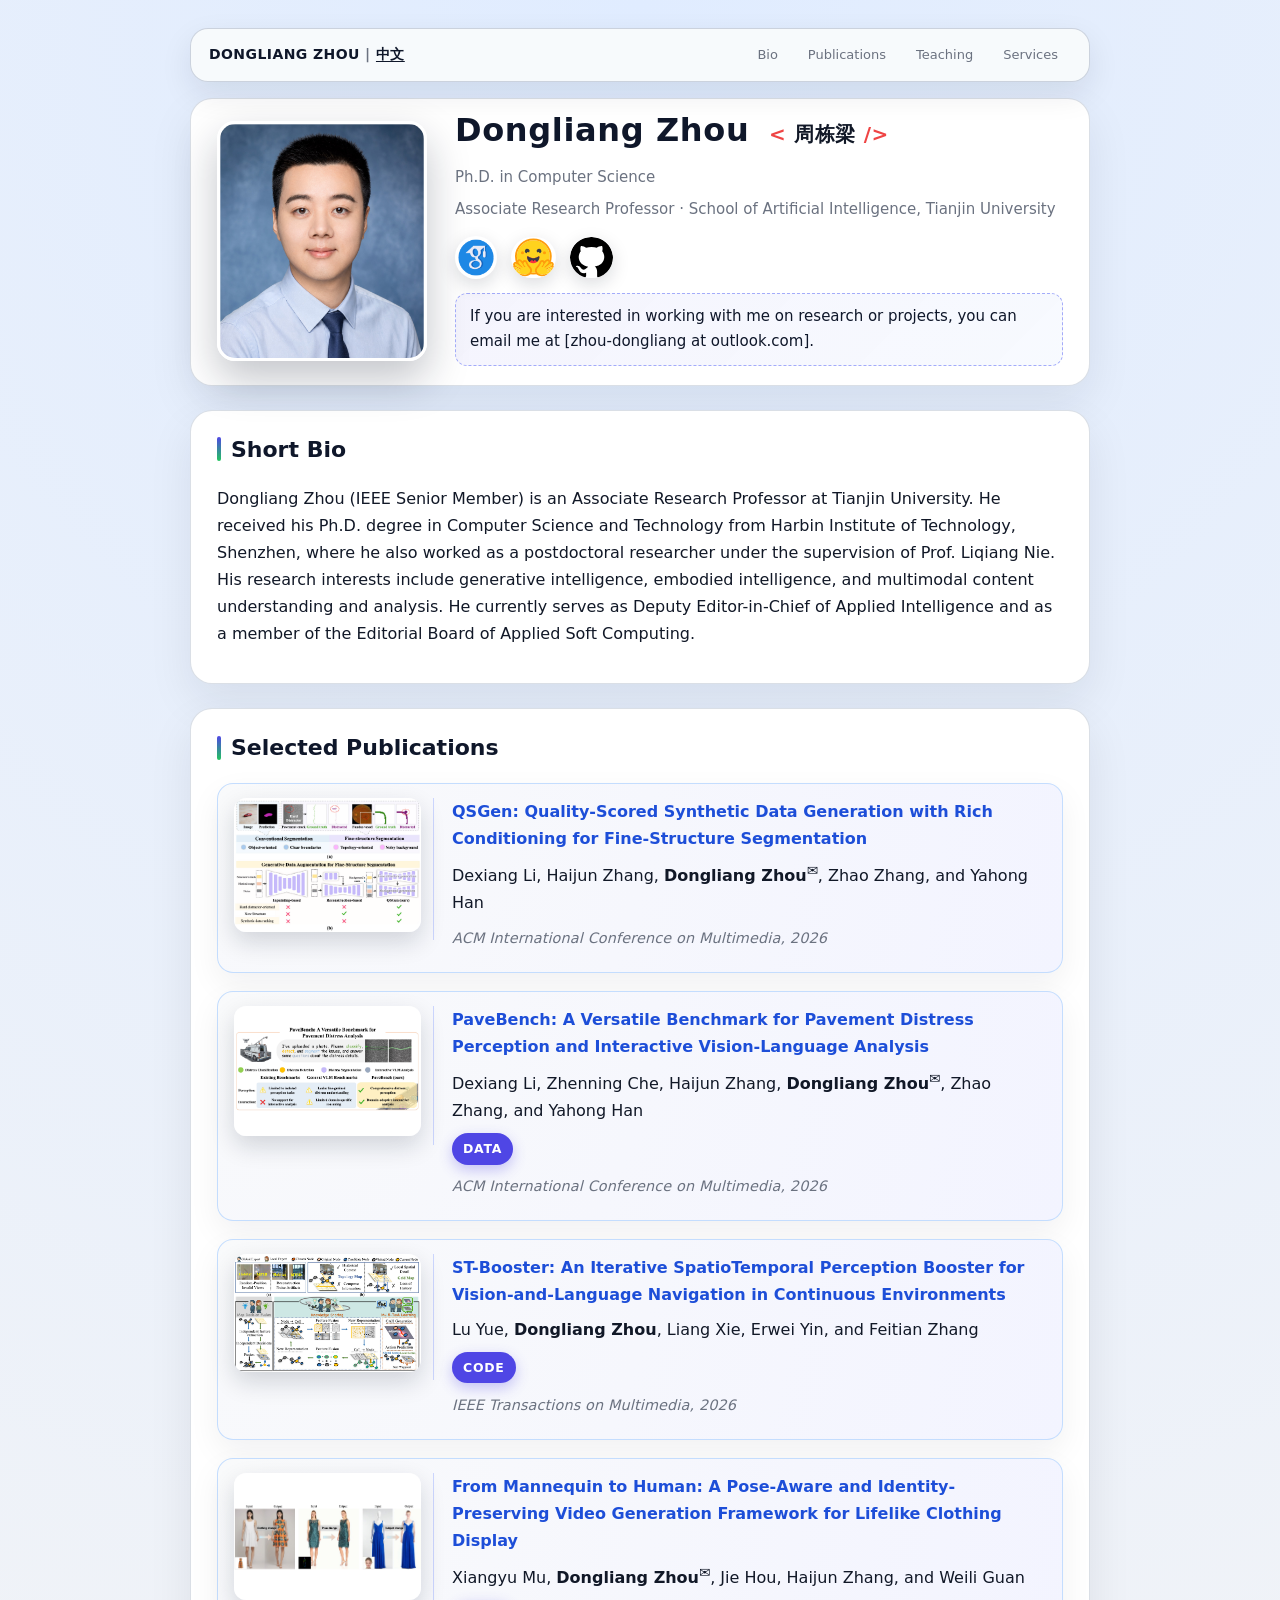
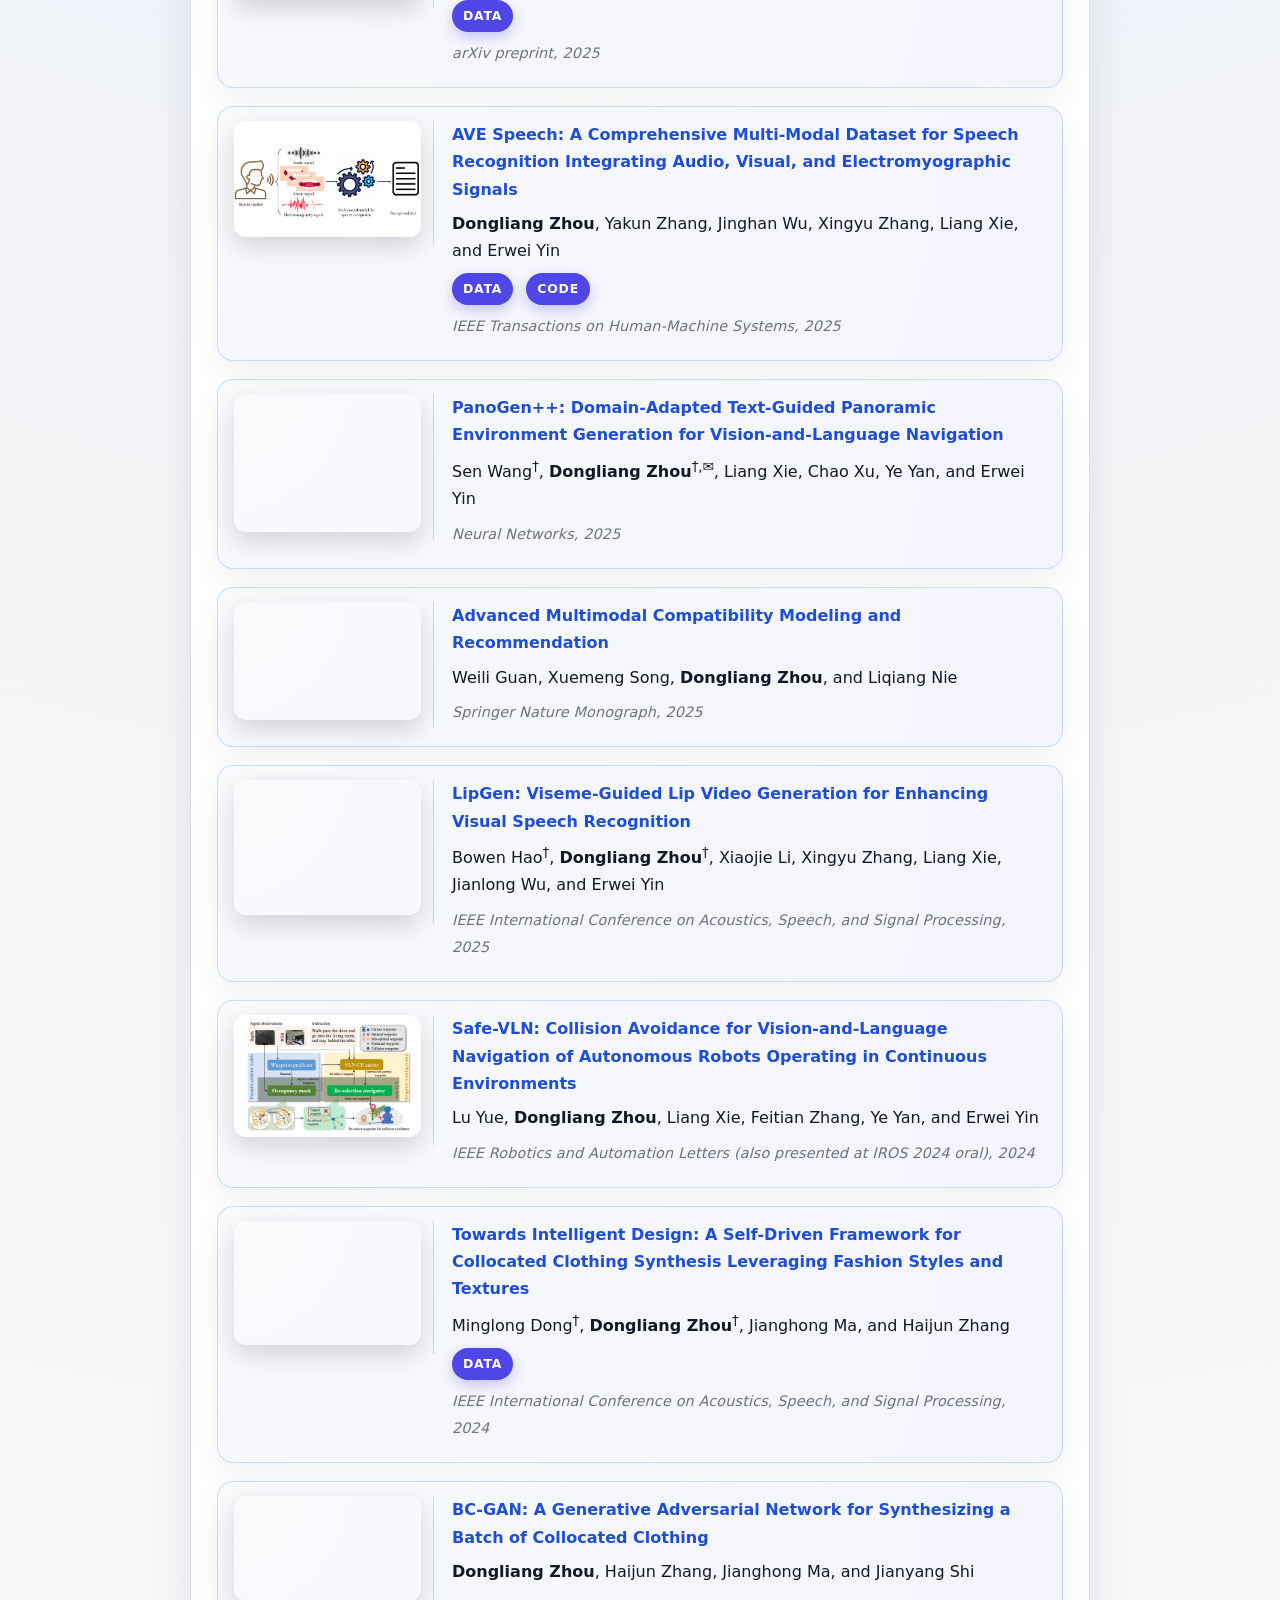
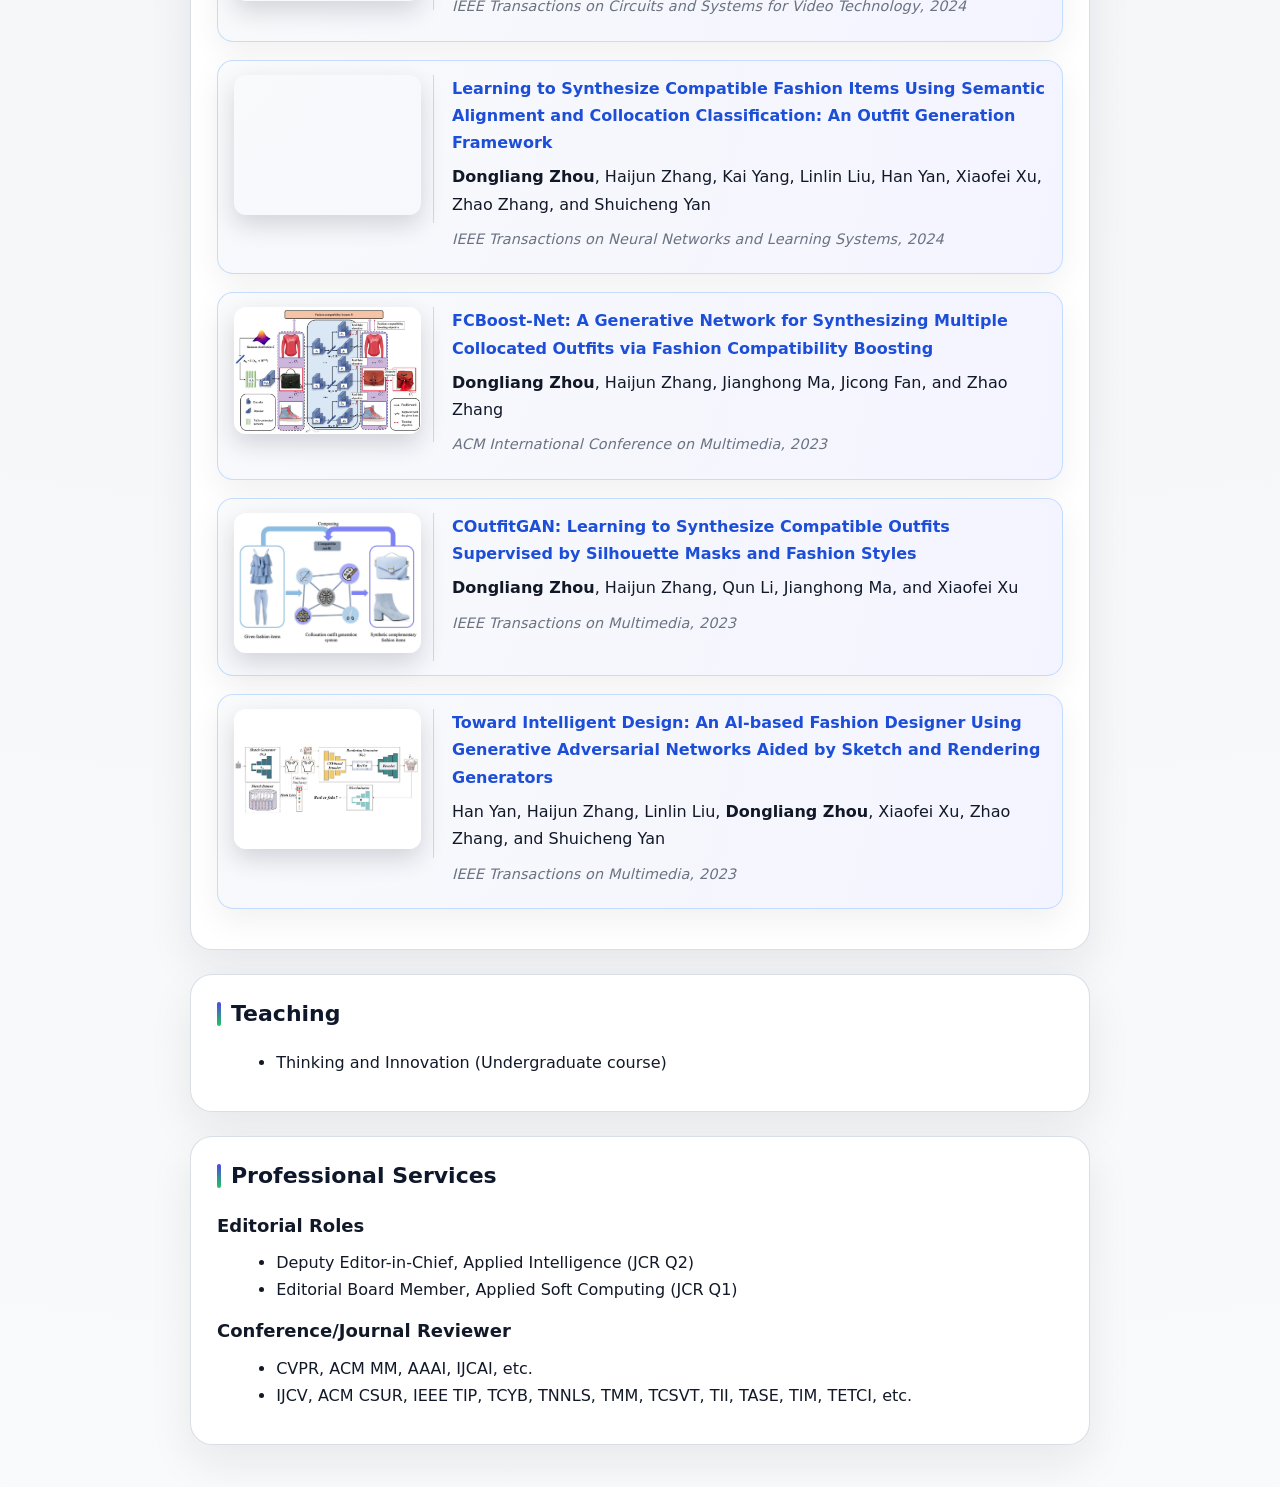
<file: index.html>
<!DOCTYPE html>
<html lang="en">

<head>
  <meta charset="UTF-8" />
  <meta name="viewport" content="width=device-width, initial-scale=1.0" />
  <meta name="robots" content="index,follow" />
  <meta name="description"
    content="Dongliang Zhou is an Associate Research Professor at Tianjin University, focusing on generative intelligence, embodied intelligence, and multimodal content understanding and analysis." />
  <meta name="keywords" content="Dongliang Zhou, 周栋梁, Tianjin University,天津大学" />
  <meta property="og:type" content="profile" />
  <meta property="og:title" content="Dongliang Zhou — Academic Homepage" />
  <meta property="og:description"
    content="Associate Research Professor at Tianjin University, focusing on generative intelligence, embodied intelligence, and multimodal content understanding and analysis." />
  <meta property="og:url" content="https://www.viktor-zhou.com/" />
  <meta property="og:image" content="https://www.viktor-zhou.com/homepage_imgs/me.jpeg" />
  <meta property="og:locale" content="en_US" />
  <meta property="og:locale:alternate" content="zh_CN" />
  <meta name="twitter:card" content="summary" />
  <meta name="twitter:title" content="Dongliang Zhou — Academic Homepage" />
  <meta name="twitter:description"
    content="Associate Research Professor at Tianjin University, focusing on generative intelligence, embodied intelligence, and multimodal content understanding and analysis." />
  <meta name="twitter:image" content="https://www.viktor-zhou.com/homepage_imgs/me.jpeg" />
  <link rel="author" href="https://www.viktor-zhou.com/" />
  <link rel="canonical" href="https://www.viktor-zhou.com/" />
  <link rel="alternate" hreflang="en" href="https://www.viktor-zhou.com/" />
  <link rel="alternate" hreflang="zh-CN" href="https://www.viktor-zhou.com/index_zh.html" />
  <link rel="alternate" hreflang="x-default" href="https://www.viktor-zhou.com/" />
  <link rel="shortcut icon" href="./homepage_imgs/d.zhou.ico" type="image/x-icon" />
  <title>Dongliang's Homepage</title>
  <link rel="stylesheet" href="./assets/css/homepage.css?v=20260912-1" />

  <script async src="./homepage_files/analytics.js"></script>
  <script>
    window.dataLayer = window.dataLayer || [];
    function gtag() { window.dataLayer.push(arguments); }
    gtag("js", new Date());
    gtag("config", "UA-159825357-1");
  </script>
  <script async src="https://www.googletagmanager.com/gtag/js?id=UA-159825357-1"></script>
  <script defer src="./assets/js/homepage.js"></script>
</head>

<body>
  <nav class="top-nav">
    <div class="top-nav-inner">
      <div class="top-nav-brand">
        <span class="brand-text">Dongliang Zhou <span style="color: var(--muted-text);">|</span> <a
            href="index_zh.html">中文</a></span>
      </div>
      <div class="top-nav-links">
        <a href="#short-bio-heading">Bio</a>
        <a href="#publications-heading">Publications</a>
        <a href="#teaching-heading">Teaching</a>
        <a href="#services-heading">Services</a>
      </div>
    </div>
  </nav>

  <header class="site-header">
    <div class="container header-inner">
      <div class="header-photo">
        <img src="./homepage_imgs/me.jpeg" id="me" alt="Portrait of Dongliang Zhou" width="758" height="868"
          fetchpriority="high" />
      </div>
      <div class="header-bio" id="bio">
        <h1>
          <span itemprop="name">
            Dongliang Zhou
            <span class="name-cn">
              <span class="name-cn-angle">&lt;</span> 周栋梁 <span class="name-cn-angle">/&gt;</span>
            </span>
          </span>
        </h1>
        <div class="degrees">
          Ph.D. in Computer Science
        </div>
        <div class="affiliation">
          Associate Research Professor · School of Artificial Intelligence, Tianjin University
        </div>

        <div class="external">
          <a class="icon-link" href="https://scholar.google.com/citations?user=7di2778AAAAJ" target="_blank" rel="noopener noreferrer"
            aria-label="Google Scholar">
            <img src="./homepage_assets/icons8-google-scholar-144.png" alt="Google Scholar Profile"
              style="height: 2.65em;" />
          </a>

          <a class="icon-link" href="https://huggingface.co/MML-Group" target="_blank" rel="noopener noreferrer" aria-label="HF">
            <img src="./homepage_assets/huggingface_logo-noborder.svg" alt="Huggingface" style="height: 2.6em;" />
          </a>

          <a class="icon-link" href="https://github.com/MML-Group" target="_blank" rel="noopener noreferrer" aria-label="GitHub">
            <img src="./homepage_assets/github.icon.svg" alt="GitHub" style="height: 2.6em;" />
          </a>

        </div>

        <p class="contact-note">
          If you are interested in working with me on research or projects, you can email me at [zhou-dongliang at
          outlook.com].
        </p>
      </div>
    </div>
  </header>

  <main>
    <section class="container section" aria-labelledby="short-bio-heading">
      <h2 id="short-bio-heading">Short Bio</h2>
      <p>
        Dongliang Zhou (IEEE Senior Member) is an Associate Research Professor at Tianjin University. He received his
        Ph.D. degree in Computer Science and Technology from Harbin Institute of Technology, Shenzhen, where he also
        worked as a postdoctoral researcher under the supervision of Prof. Liqiang Nie. His research interests include
        generative intelligence, embodied intelligence, and multimodal content understanding and analysis. He currently serves as Deputy Editor-in-Chief of
        Applied Intelligence and as a member of the Editorial Board of Applied Soft Computing.
      </p>
    </section>

    <section class="container section" aria-labelledby="publications-heading">
      <h2 id="publications-heading">Selected Publications</h2>
      <div id="publications-list" aria-live="polite">
        <p class="publication-status">Loading publications…</p>
      </div>
    </section>

    <section class="container section" aria-labelledby="teaching-heading">
      <h2 id="teaching-heading">Teaching</h2>
      <ul>
        <li>Thinking and Innovation (Undergraduate course)</li>
      </ul>
    </section>

    <section class="container section" aria-labelledby="services-heading">
      <h2 id="services-heading">Professional Services</h2>

      <h3>Editorial Roles</h3>
      <ul>
        <li>Deputy Editor-in-Chief, Applied Intelligence (JCR Q2)</li>
        <li>Editorial Board Member, Applied Soft Computing (JCR Q1)</li>
      </ul>

      <h3>Conference/Journal Reviewer</h3>
      <ul>
        <li>CVPR, ACM MM, AAAI, IJCAI, etc.</li>
        <li>IJCV, ACM CSUR, IEEE TIP, TCYB, TNNLS, TMM, TCSVT, TII, TASE, TIM, TETCI, etc.</li>
      </ul>
    </section>

  </main>

</body>

</html>
</file>
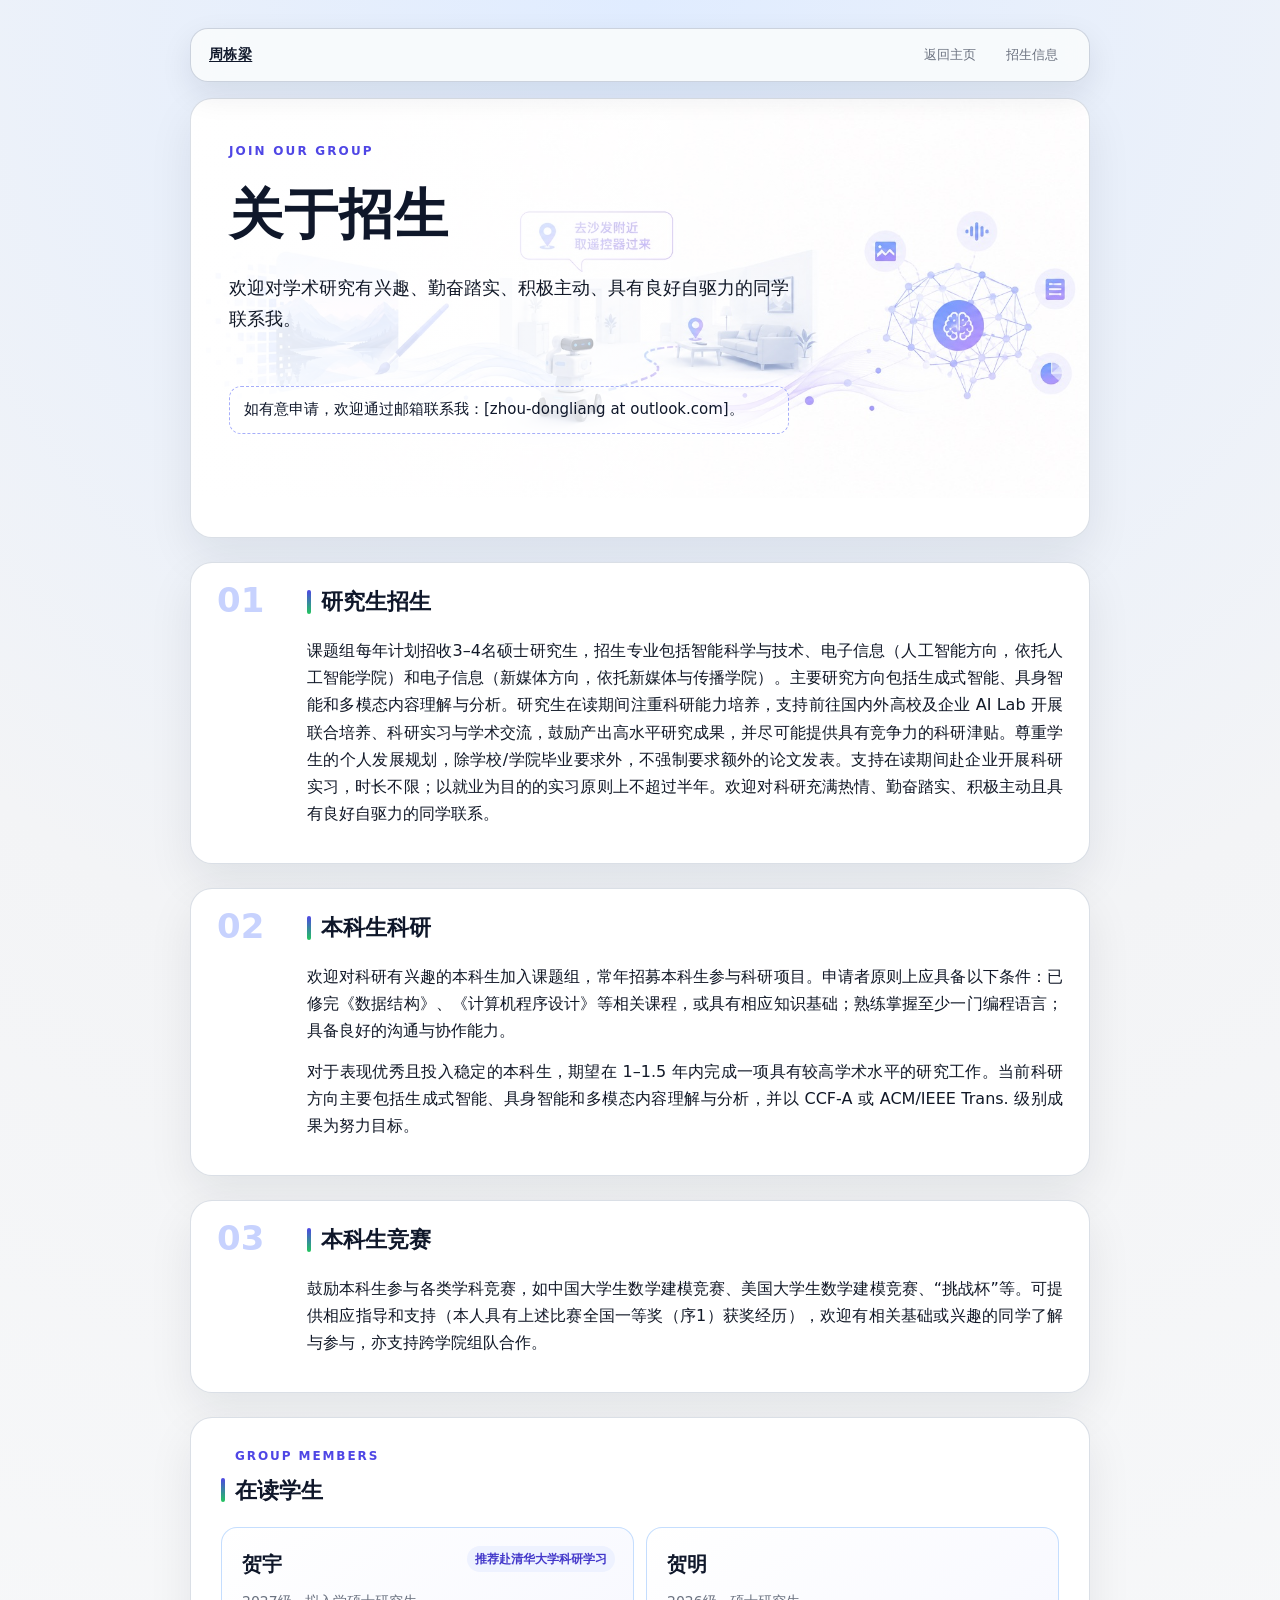
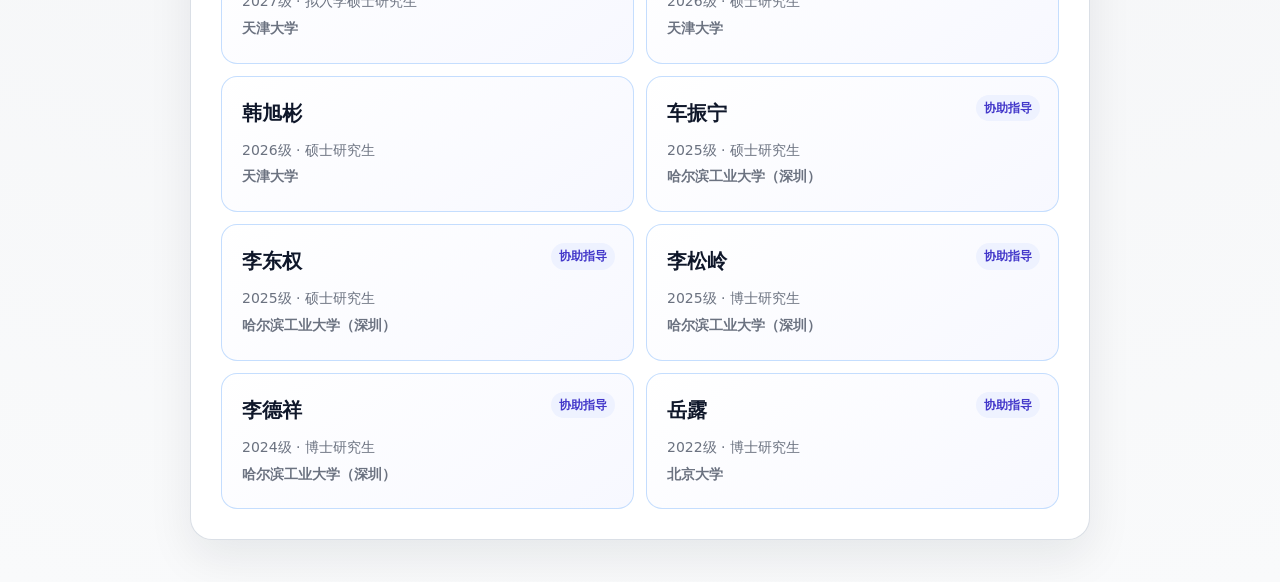
<file: admissions_zh.html>
<!DOCTYPE html>
<html lang="zh-CN">

<head>
  <meta charset="UTF-8" />
  <meta name="viewport" content="width=device-width, initial-scale=1.0" />
  <meta name="robots" content="index,follow" />
  <meta name="description" content="周栋梁课题组招生信息，研究方向包括生成式智能、具身智能和多模态内容理解与分析。" />
  <meta property="og:type" content="website" />
  <meta property="og:title" content="关于招生 — 周栋梁" />
  <meta property="og:description" content="硕士研究生招生、本科生科研与竞赛指导，研究方向包括生成式智能、具身智能和多模态内容理解与分析。" />
  <meta property="og:url" content="https://www.viktor-zhou.com/admissions_zh.html" />
  <meta property="og:image" content="https://www.viktor-zhou.com/homepage_imgs/me.jpeg" />
  <link rel="canonical" href="https://www.viktor-zhou.com/admissions_zh.html" />
  <link rel="shortcut icon" href="./homepage_imgs/d.zhou.ico" type="image/x-icon" />
  <title>关于招生 — 周栋梁</title>
  <link rel="stylesheet" href="./assets/css/homepage.css?v=20260912-1" />
  <script async src="./homepage_files/analytics.js"></script>
  <script>
    window.dataLayer = window.dataLayer || [];
    function gtag() { window.dataLayer.push(arguments); }
    gtag("js", new Date());
    gtag("config", "UA-159825357-1");
  </script>
  <script async src="https://www.googletagmanager.com/gtag/js?id=UA-159825357-1"></script>
</head>

<body>
  <nav class="top-nav">
    <div class="top-nav-inner">
      <div class="top-nav-brand">
        <a href="index_zh.html" aria-label="返回周栋梁中文主页">周栋梁</a>
      </div>
      <div class="top-nav-links">
        <a href="index_zh.html">返回主页</a>
        <a class="nav-admissions-link" href="#admissions-heading" aria-current="page">招生信息</a>
      </div>
    </div>
  </nav>

  <main class="admissions-page">
    <header class="container admissions-hero">
      <p class="eyebrow">JOIN OUR GROUP</p>
      <h1 id="admissions-heading">关于招生</h1>
      <p class="admissions-lead">欢迎对学术研究有兴趣、勤奋踏实、积极主动、具有良好自驱力的同学联系我。</p>
      <p class="contact-note">如有意申请，欢迎通过邮箱联系我：[zhou-dongliang at outlook.com]。</p>
    </header>

    <section class="container section admissions-detail" aria-labelledby="graduate-heading">
      <p class="admissions-number" aria-hidden="true">01</p>
      <div>
        <h2 id="graduate-heading">研究生招生</h2>
        <p>课题组每年计划招收3–4名硕士研究生，招生专业包括智能科学与技术、电子信息（人工智能方向，依托人工智能学院）和电子信息（新媒体方向，依托新媒体与传播学院）。主要研究方向包括生成式智能、具身智能和多模态内容理解与分析。研究生在读期间注重科研能力培养，支持前往国内外高校及企业 AI Lab 开展联合培养、科研实习与学术交流，鼓励产出高水平研究成果，并尽可能提供具有竞争力的科研津贴。尊重学生的个人发展规划，除学校/学院毕业要求外，不强制要求额外的论文发表。支持在读期间赴企业开展科研实习，时长不限；以就业为目的的实习原则上不超过半年。欢迎对科研充满热情、勤奋踏实、积极主动且具有良好自驱力的同学联系。</p>
      </div>
    </section>

    <section class="container section admissions-detail" aria-labelledby="undergraduate-heading">
      <p class="admissions-number" aria-hidden="true">02</p>
      <div>
        <h2 id="undergraduate-heading">本科生科研</h2>
        <p>欢迎对科研有兴趣的本科生加入课题组，常年招募本科生参与科研项目。申请者原则上应具备以下条件：已修完《数据结构》、《计算机程序设计》等相关课程，或具有相应知识基础；熟练掌握至少一门编程语言；具备良好的沟通与协作能力。</p>
        <p>对于表现优秀且投入稳定的本科生，期望在 1–1.5 年内完成一项具有较高学术水平的研究工作。当前科研方向主要包括生成式智能、具身智能和多模态内容理解与分析，并以 CCF-A 或 ACM/IEEE Trans. 级别成果为努力目标。</p>
      </div>
    </section>

    <section class="container section admissions-detail" aria-labelledby="competition-heading">
      <p class="admissions-number" aria-hidden="true">03</p>
      <div>
        <h2 id="competition-heading">本科生竞赛</h2>
        <p>鼓励本科生参与各类学科竞赛，如中国大学生数学建模竞赛、美国大学生数学建模竞赛、“挑战杯”等。可提供相应指导和支持（本人具有上述比赛全国一等奖（序1）获奖经历），欢迎有相关基础或兴趣的同学了解与参与，亦支持跨学院组队合作。</p>
      </div>
    </section>

    <section class="container section students-section" aria-labelledby="students-heading">
      <div class="students-heading-row">
        <div>
          <p class="students-eyebrow">GROUP MEMBERS</p>
          <h2 id="students-heading">在读学生</h2>
        </div>
      </div>

      <ul class="students-grid">
        <li class="student-card">
          <span class="student-role">推荐赴清华大学科研学习</span>
          <h3>贺宇</h3>
          <p>2027级 · 拟入学硕士研究生</p>
          <p class="student-school">天津大学</p>
        </li>
        <li class="student-card">
          <h3>贺明</h3>
          <p>2026级 · 硕士研究生</p>
          <p class="student-school">天津大学</p>
        </li>
        <li class="student-card">
          <h3>韩旭彬</h3>
          <p>2026级 · 硕士研究生</p>
          <p class="student-school">天津大学</p>
        </li>
        <li class="student-card">
          <span class="student-role">协助指导</span>
          <h3>车振宁</h3>
          <p>2025级 · 硕士研究生</p>
          <p class="student-school">哈尔滨工业大学（深圳）</p>
        </li>
        <li class="student-card">
          <span class="student-role">协助指导</span>
          <h3>李东权</h3>
          <p>2025级 · 硕士研究生</p>
          <p class="student-school">哈尔滨工业大学（深圳）</p>
        </li>
        <li class="student-card">
          <span class="student-role">协助指导</span>
          <h3>李松岭</h3>
          <p>2025级 · 博士研究生</p>
          <p class="student-school">哈尔滨工业大学（深圳）</p>
        </li>
        <li class="student-card">
          <span class="student-role">协助指导</span>
          <h3>李德祥</h3>
          <p>2024级 · 博士研究生</p>
          <p class="student-school">哈尔滨工业大学（深圳）</p>
        </li>
        <li class="student-card">
          <span class="student-role">协助指导</span>
          <h3>岳露</h3>
          <p>2022级 · 博士研究生</p>
          <p class="student-school">北京大学</p>
        </li>
      </ul>
    </section>

  </main>
</body>

</html>
</file>
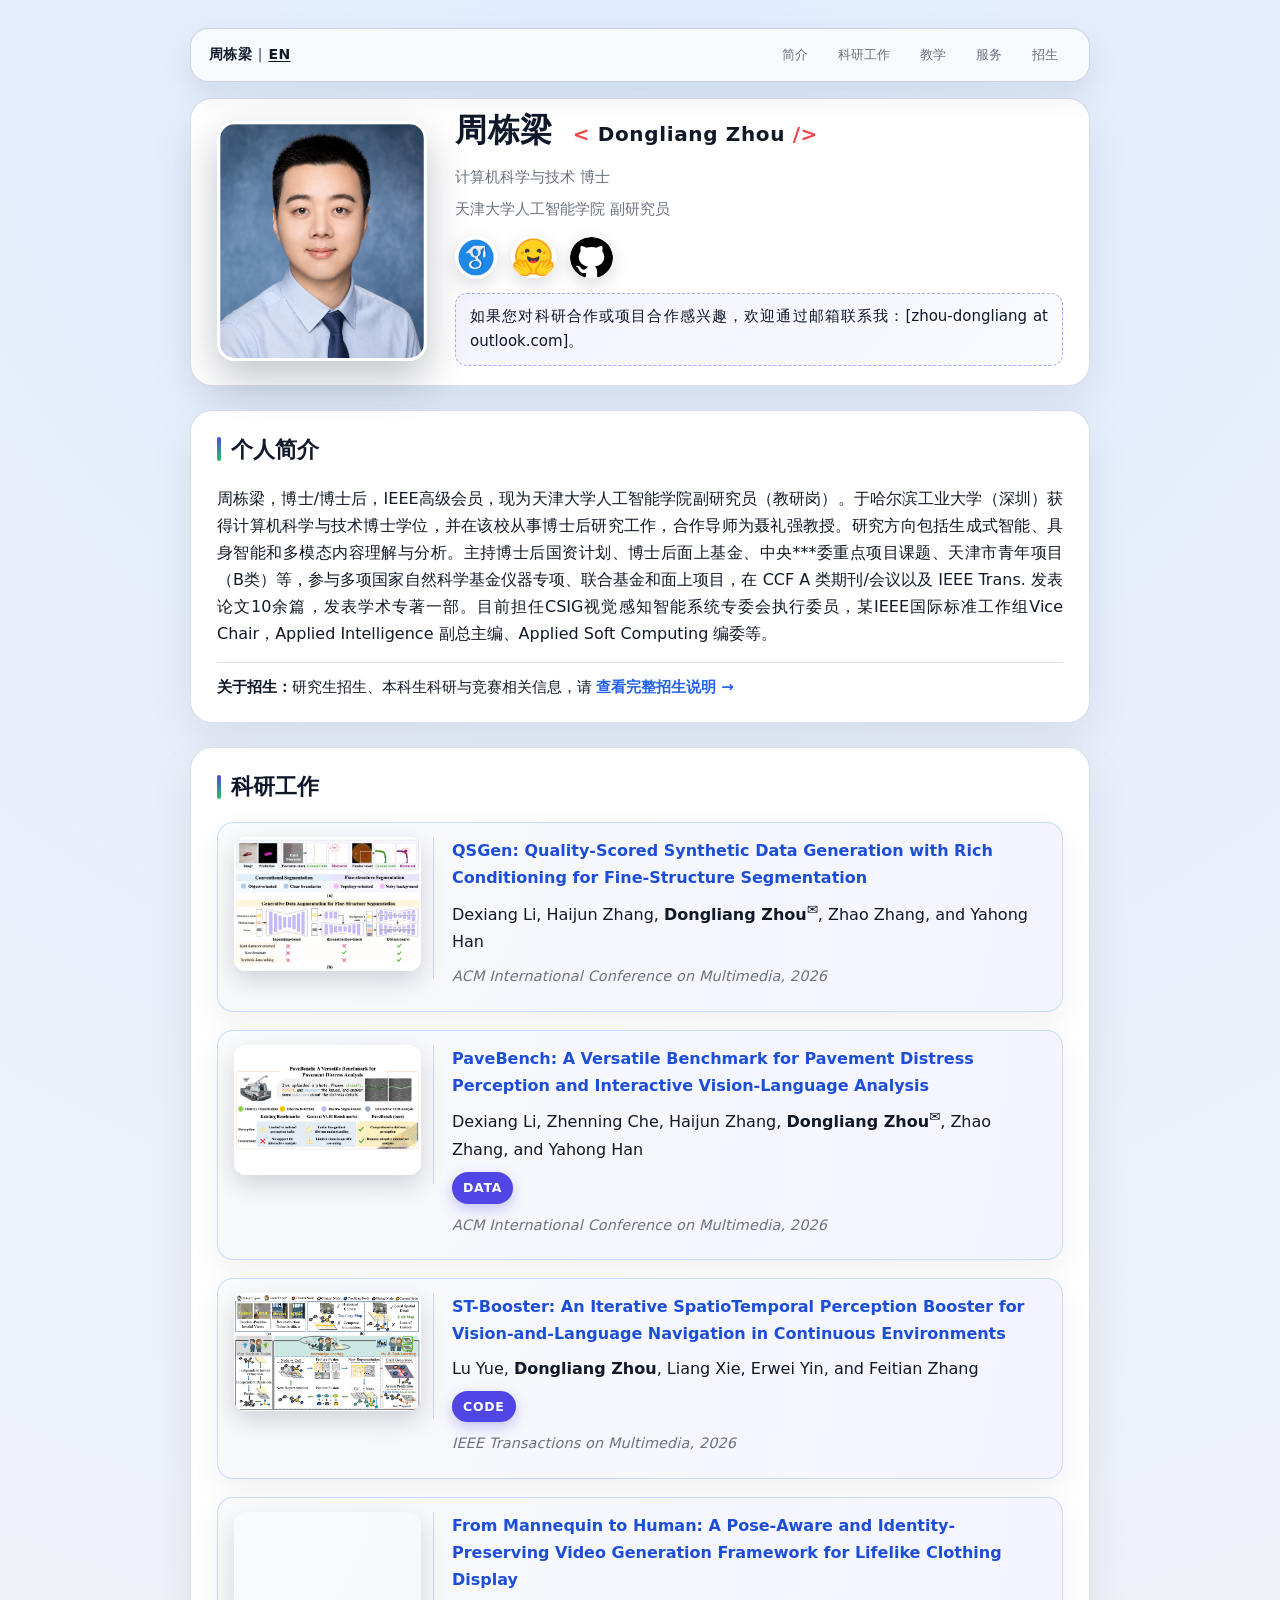
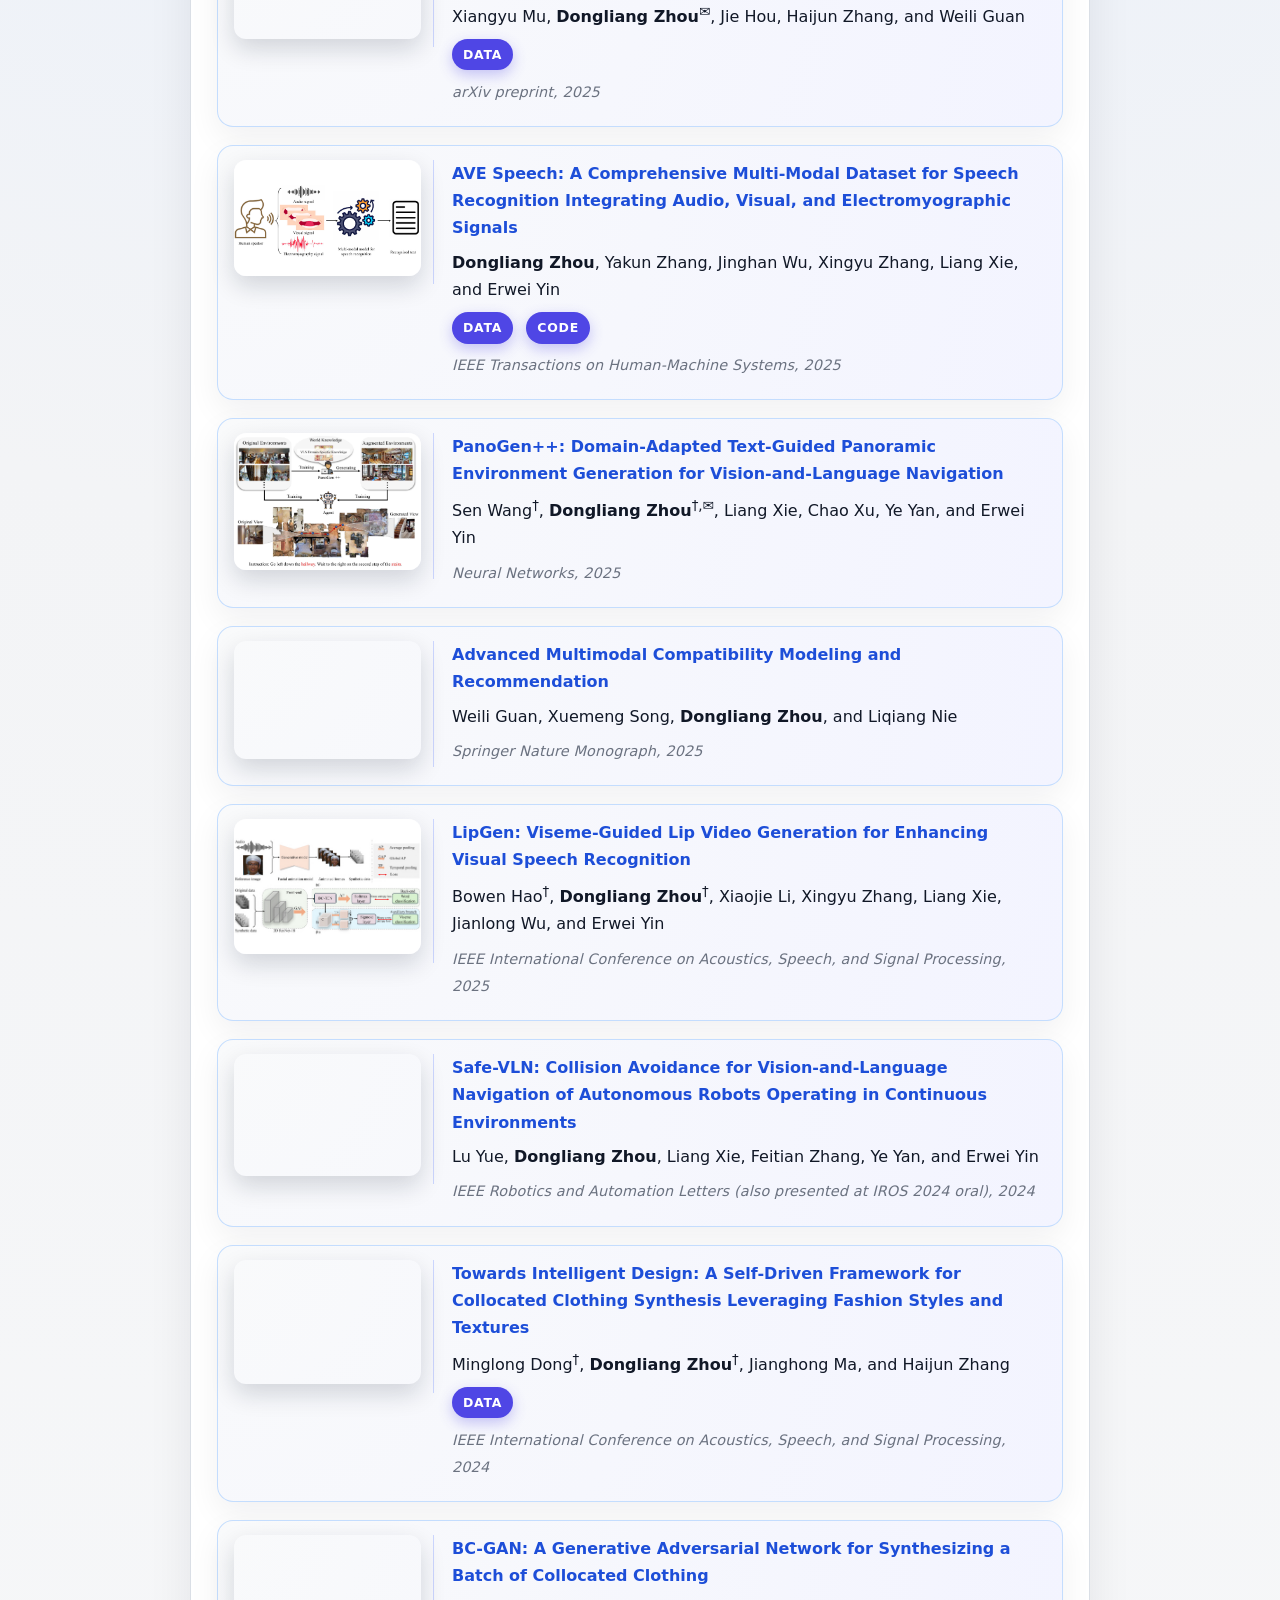
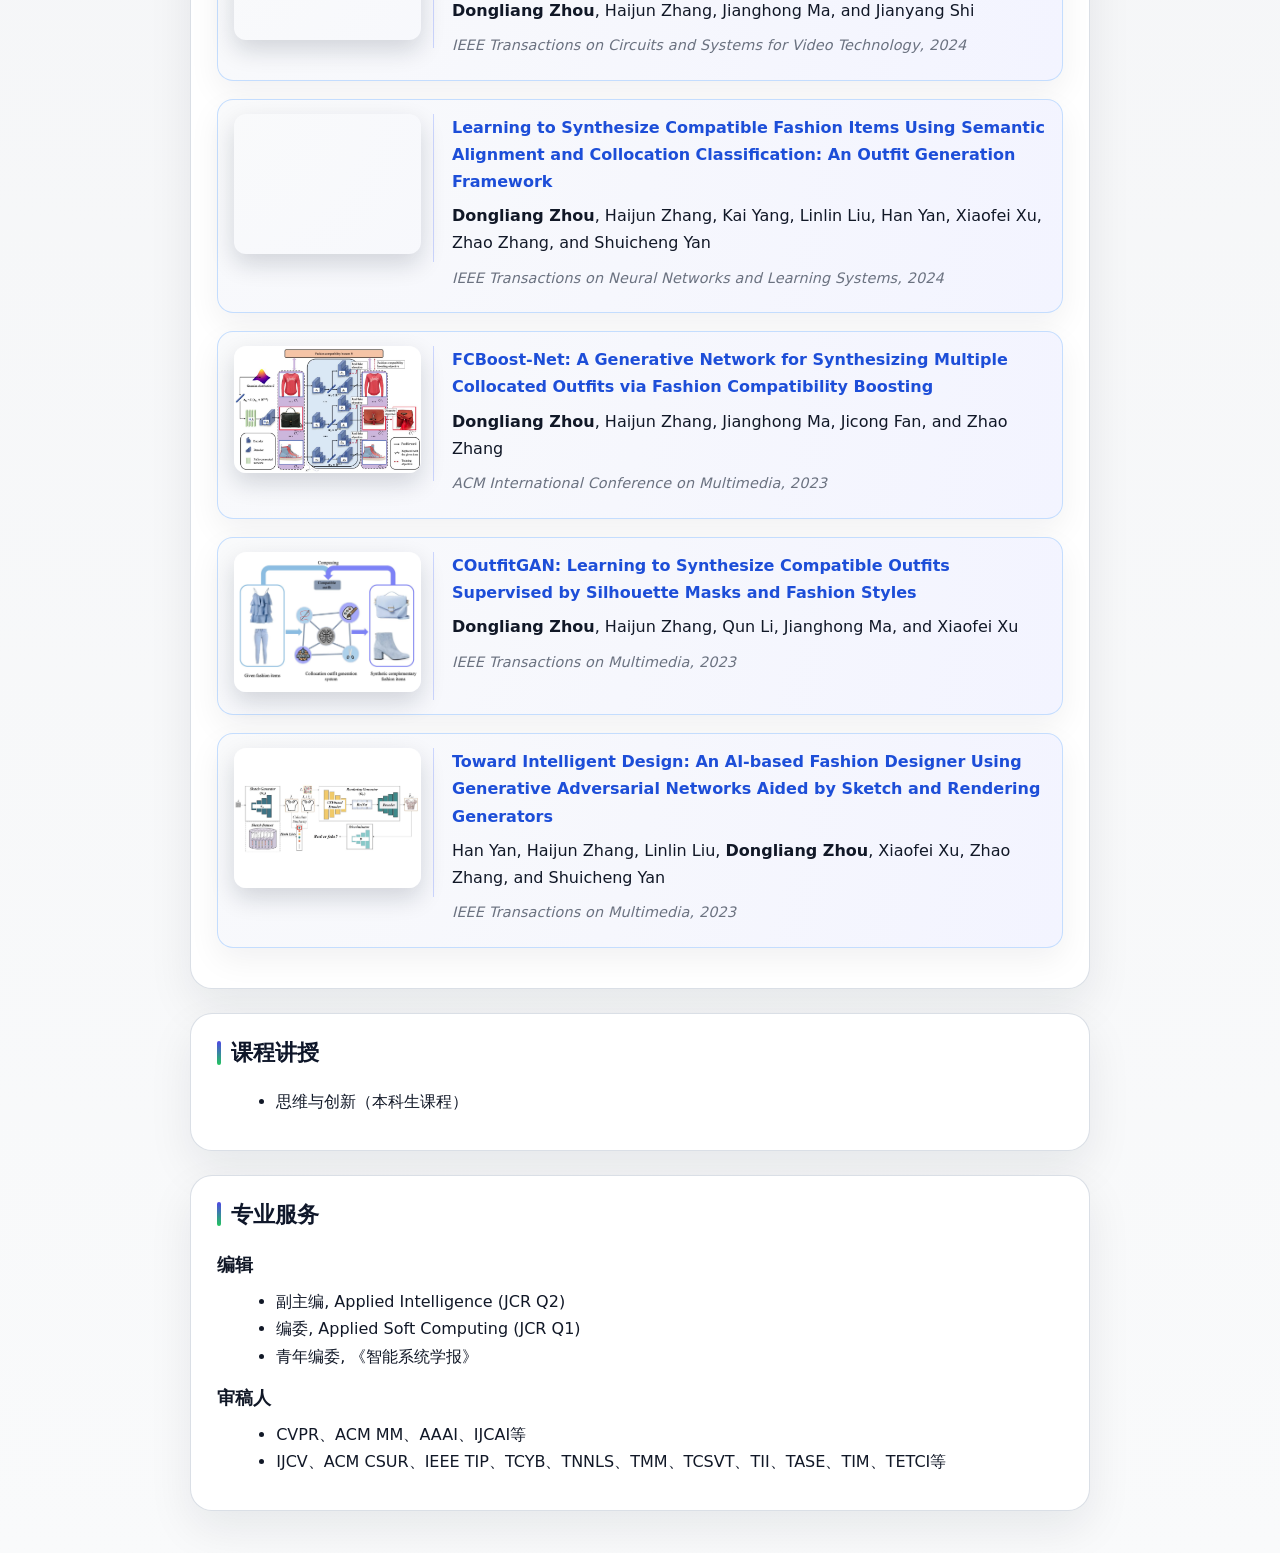
<file: index_zh.html>
<!DOCTYPE html>
<html lang="zh-CN">

<head>
  <meta charset="UTF-8" />
  <meta name="viewport" content="width=device-width, initial-scale=1.0" />
  <meta name="robots" content="index,follow" />
  <meta name="description" content="周栋梁，天津大学人工智能学院副研究员，研究方向包括生成式智能、具身智能和多模态内容理解与分析。" />
  <meta name="keywords"
    content="周栋梁, Dongliang Zhou, 天津大学, Tianjin University, 人工智能学院, 生成式智能, 具身智能, 多模态内容理解与分析" />
  <meta property="og:type" content="profile" />
  <meta property="og:title" content="周栋梁 — 个人学术主页" />
  <meta property="og:description" content="天津大学人工智能学院副研究员，研究方向包括生成式智能、具身智能和多模态内容理解与分析。" />
  <meta property="og:url" content="https://www.viktor-zhou.com/index_zh.html" />
  <meta property="og:image" content="https://www.viktor-zhou.com/homepage_imgs/me.jpeg" />
  <meta property="og:locale" content="zh_CN" />
  <meta property="og:locale:alternate" content="en_US" />
  <meta name="twitter:card" content="summary" />
  <meta name="twitter:title" content="周栋梁 — 个人学术主页" />
  <meta name="twitter:description" content="天津大学人工智能学院副研究员，研究方向包括生成式智能、具身智能和多模态内容理解与分析。" />
  <meta name="twitter:image" content="https://www.viktor-zhou.com/homepage_imgs/me.jpeg" />
  <link rel="author" href="https://www.viktor-zhou.com/" />
  <link rel="canonical" href="https://www.viktor-zhou.com/index_zh.html" />
  <link rel="alternate" hreflang="en" href="https://www.viktor-zhou.com/" />
  <link rel="alternate" hreflang="zh-CN" href="https://www.viktor-zhou.com/index_zh.html" />
  <link rel="alternate" hreflang="x-default" href="https://www.viktor-zhou.com/" />
  <link rel="shortcut icon" href="./homepage_imgs/d.zhou.ico" type="image/x-icon" />
  <title>周栋梁的主页</title>
  <link rel="stylesheet" href="./assets/css/homepage.css?v=20260912-1" />

  <script async src="./homepage_files/analytics.js"></script>
  <script>
    window.dataLayer = window.dataLayer || [];
    function gtag() { window.dataLayer.push(arguments); }
    gtag("js", new Date());
    gtag("config", "UA-159825357-1");
  </script>
  <script async src="https://www.googletagmanager.com/gtag/js?id=UA-159825357-1"></script>
  <script defer src="./assets/js/homepage.js"></script>
</head>

<body>
  <nav class="top-nav">
    <div class="top-nav-inner">
      <div class="top-nav-brand">
        <span class="brand-text">周栋梁 <span style="color: var(--muted-text);">|</span> <a href="index.html">EN</a></span>
      </div>
      <div class="top-nav-links">
        <a href="#short-bio-heading">简介</a>
        <a href="#publications-heading">科研工作</a>
        <a href="#teaching-heading">教学</a>
        <a href="#services-heading">服务</a>
        <a href="admissions_zh.html" target="_blank" rel="noopener noreferrer">招生</a>
      </div>
    </div>
  </nav>

  <header class="site-header">
    <div class="container header-inner">
      <div class="header-photo">
        <img src="./homepage_imgs/me.jpeg" id="me" alt="周栋梁的个人照片" width="758" height="868" fetchpriority="high" />
      </div>
      <div class="header-bio" id="bio">
        <h1>
          <span itemprop="name">
            周栋梁
            <span class="name-cn">
              <span class="name-cn-angle">&lt;</span> Dongliang Zhou <span class="name-cn-angle">/&gt;</span>
            </span>
          </span>
        </h1>
        <div class="degrees">
          计算机科学与技术 博士
        </div>
        <div class="affiliation">
          天津大学人工智能学院 副研究员
        </div>
        <div class="external">
          <a class="icon-link" href="https://scholar.google.com/citations?user=7di2778AAAAJ" target="_blank" rel="noopener noreferrer"
            aria-label="Google Scholar">
            <img src="./homepage_assets/icons8-google-scholar-144.png" alt="Google Scholar Profile"
              style="height: 2.65em;" />
          </a>

          <a class="icon-link" href="https://huggingface.co/MML-Group" target="_blank" rel="noopener noreferrer" aria-label="HF">
            <img src="./homepage_assets/huggingface_logo-noborder.svg" alt="Huggingface" style="height: 2.6em;" />
          </a>

          <a class="icon-link" href="https://github.com/MML-Group" target="_blank" rel="noopener noreferrer" aria-label="GitHub">
            <img src="./homepage_assets/github.icon.svg" alt="GitHub" style="height: 2.6em;" />
          </a>

        </div>

        <p class="contact-note">
          如果您对科研合作或项目合作感兴趣，欢迎通过邮箱联系我：[zhou-dongliang at outlook.com]。
        </p>
      </div>
    </div>
  </header>

  <main>
    <section class="container section" aria-labelledby="short-bio-heading">
      <h2 id="short-bio-heading">个人简介</h2>
      <p>
        周栋梁，博士/博士后，IEEE高级会员，现为天津大学人工智能学院副研究员（教研岗）。于哈尔滨工业大学（深圳）获得计算机科学与技术博士学位，并在该校从事博士后研究工作，合作导师为聂礼强教授。研究方向包括生成式智能、具身智能和多模态内容理解与分析。主持博士后国资计划、博士后面上基金、中央***委重点项目课题、天津市青年项目（B类）等，参与多项国家自然科学基金仪器专项、联合基金和面上项目，在
        CCF A 类期刊/会议以及 IEEE Trans. 发表论文10余篇，发表学术专著一部。目前担任CSIG视觉感知智能系统专委会执行委员，某IEEE国际标准工作组Vice Chair，Applied Intelligence
        副总主编、Applied Soft Computing 编委等。
      </p>
      <p class="admissions-inline-link">
        <strong>关于招生：</strong>研究生招生、本科生科研与竞赛相关信息，请<a href="admissions_zh.html">查看完整招生说明 <span aria-hidden="true">→</span></a>
      </p>
    </section>

    <section class="container section" aria-labelledby="publications-heading">
      <h2 id="publications-heading">科研工作</h2>
      <div id="publications-list" aria-live="polite">
        <p class="publication-status">正在加载论文列表…</p>
      </div>
    </section>

    <section class="container section" aria-labelledby="teaching-heading">
      <h2 id="teaching-heading">课程讲授</h2>
      <ul>
        <li>思维与创新（本科生课程）</li>
      </ul>
    </section>

    <section class="container section" aria-labelledby="services-heading">
      <h2 id="services-heading">专业服务</h2>

      <h3>编辑</h3>
      <ul>
        <li>副主编, Applied Intelligence (JCR Q2)</li>
        <li>编委, Applied Soft Computing (JCR Q1)</li>
        <li>青年编委, 《智能系统学报》</li>
      </ul>

      <h3>审稿人</h3>
      <ul>
        <li>CVPR、ACM MM、AAAI、IJCAI等</li>
        <li>IJCV、ACM CSUR、IEEE TIP、TCYB、TNNLS、TMM、TCSVT、TII、TASE、TIM、TETCI等</li>
      </ul>
    </section>

  </main>

</body>

</html>
</file>
<file: assets/css/homepage.css>
:root {
      --primary-color: #0f172a;
      --accent-color: #4f46e5;
      --accent-color-soft: #eef2ff;
      --accent-color-hover: #3730a3;
      --card-bg-color: #ffffff;
      --text-color: #111827;
      --muted-text: #6b7280;
    }

    @media screen and (max-device-width: 768px) {
      body {
        -webkit-text-size-adjust: none;
      }
    }

    * {
      box-sizing: border-box;
    }

    body {
      margin: 0;
      padding: 24px 16px 32px;
      font-family: system-ui, -apple-system, BlinkMacSystemFont, "Segoe UI",
        sans-serif;
      font-size: 16px;
      background: radial-gradient(circle at top, #e0ecff 0, #f3f4f6 45%, #f9fafb 100%);
      color: var(--text-color);
      line-height: 1.7;
    }

    p {
      font-size: 16px;
      text-align: left;
      margin: 0 0 0.85em;
      color: var(--text-color);
    }

    html[lang^="zh"] p {
      text-align: justify;
      text-justify: inter-ideograph;
    }

    h1 {
      font-size: 32px;
      margin: 0 0 0.25em;
      padding: 0;
      letter-spacing: 0.02em;
      font-weight: 700;
      color: var(--primary-color);
    }

    h2 {
      font-size: 22px;
      margin: 0 0 0.75em;
      padding: 0;
      font-weight: 700;
      display: flex;
      align-items: center;
      gap: 10px;
      color: var(--primary-color);
    }

    h2::before {
      content: "";
      display: inline-block;
      width: 4px;
      height: 24px;
      border-radius: 999px;
      background: linear-gradient(180deg, var(--accent-color), #22c55e);
    }

    h3 {
      font-size: 18px;
      margin: 8px 0;
      padding: 0;
    }

    /* Ensure anchored sections are not hidden behind the sticky top nav */
    #short-bio-heading,
    #publications-heading,
    #services-heading {
      scroll-margin-top: 88px;
    }

    html {
      scroll-behavior: smooth;
    }

    a {
      text-decoration: none;
      color: #2563eb;
      font-weight: 500;
    }

    a:hover {
      text-decoration: underline;
      color: #1d4ed8;
    }

    a:visited {
      color: #4f46e5;
    }

    .icon-link {
      text-decoration: none;
      display: inline-flex;
      align-items: center;
      justify-content: center;
    }

    .icon-link img {
      transition: transform 0.25s ease, box-shadow 0.25s ease;
      border-radius: 999px;
      vertical-align: middle;
      box-shadow: 0 6px 18px rgba(15, 23, 42, 0.15);
      background: #ffffff;
    }

    .icon-link img:hover {
      transform: translateY(-2px) scale(1.03);
      box-shadow: 0 12px 30px rgba(15, 23, 42, 0.3);
    }

    .icon-link:hover {
      text-decoration: none;
    }

    .container {
      max-width: 900px;
      margin: 0 auto 24px;
      padding: 20px 26px 22px;
      border-radius: 22px;
      background-color: var(--card-bg-color);
      clear: both;
      border: 1px solid rgba(148, 163, 184, 0.35);
      box-shadow: 0 18px 45px rgba(15, 23, 42, 0.08);
      transition: box-shadow 0.2s ease, transform 0.2s ease, border-color 0.2s ease;
    }

    .container:hover {
      transform: translateY(-2px);
      border-color: rgba(129, 140, 248, 0.7);
      box-shadow: 0 22px 55px rgba(15, 23, 42, 0.16);
    }

    .container:first-of-type {
      margin-top: 8px;
      margin-bottom: 24px;
    }

    .top-nav {
      max-width: 900px;
      margin: 4px auto 16px;
      padding: 8px 18px;
      border-radius: 18px;
      background: rgba(248, 250, 252, 0.96);
      border: 1px solid rgba(148, 163, 184, 0.45);
      box-shadow: 0 12px 32px rgba(15, 23, 42, 0.09);
      backdrop-filter: blur(14px);
      -webkit-backdrop-filter: blur(14px);
      position: sticky;
      top: 8px;
      z-index: 20;
    }

    .top-nav-inner {
      display: flex;
      align-items: center;
      justify-content: space-between;
      gap: 12px;
    }

    .top-nav-brand {
      display: flex;
      align-items: center;
      gap: 6px;
      font-size: 14px;
      font-weight: 600;
      color: var(--primary-color);
      letter-spacing: 0.03em;
      text-transform: uppercase;
    }

    .top-nav-brand a {
      color: var(--primary-color);
      font-weight: 600;
      text-decoration: underline;
      text-decoration-thickness: 1px;
      text-underline-offset: 2px;
      border-bottom: none;
      transition: color 0.15s ease;
    }

    .top-nav-brand a:hover {
      color: var(--accent-color);
      text-decoration: underline;
      text-decoration-thickness: 1px;
    }


    .top-nav-links {
      display: flex;
      gap: 4px;
      flex-wrap: wrap;
      justify-content: flex-end;
    }

    .top-nav-links a {
      font-size: 13px;
      color: var(--muted-text);
      padding: 6px 12px;
      border-radius: 999px;
      background: transparent;
      border: 1px solid transparent;
      font-weight: 500;
    }

    .top-nav-links a:hover {
      text-decoration: none;
      color: var(--primary-color);
      background: var(--accent-color-soft);
      border-color: rgba(129, 140, 248, 0.75);
    }

    .site-header {
      background: transparent;
    }

    .header-inner {
      display: flex;
      align-items: center;
      gap: 28px;
      padding-top: 4px;
      padding-bottom: 6px;
    }

    .header-photo {
      flex-shrink: 0;
      text-align: center;
    }

    #me {
      border-radius: 18px;
      max-width: 210px;
      width: 100%;
      height: auto;
      display: block;
      box-shadow: 0 18px 42px rgba(15, 23, 42, 0.25);
      border: 3px solid #ffffff;
    }

    .header-bio {
      flex: 1;
    }

    .name-cn {
      font-size: 20px;
      font-family: "SF Pro SC", "PingFang SC", "Noto Sans SC", "Microsoft YaHei", "微软雅黑", system-ui, sans-serif;
      font-weight: 600;
      color: #111827;
      margin-left: 8px;
      white-space: nowrap;
    }

    .name-cn-angle {
      color: #ef4444;
    }

    .degrees {
      margin-top: 4px;
      margin-bottom: 6px;
      font-size: 15px;
      color: var(--muted-text);
    }

    .affiliation {
      margin-top: 2px;
      font-size: 15px;
      color: var(--muted-text);
    }

    .external {
      margin-top: 14px;
      display: flex;
      gap: 14px;
      align-items: center;
    }

    .external a {
      margin: 0;
    }

    .contact-note {
      margin-top: 14px;
      font-size: 15px;
      font-weight: 500;
      color: var(--primary-color);
      padding: 10px 14px;
      border-radius: 12px;
      background: linear-gradient(135deg,
          rgba(79, 70, 229, 0.06),
          rgba(59, 130, 246, 0.04));
      border: 1px dashed rgba(129, 140, 248, 0.7);
    }

    .section {
      margin-top: 6px;
    }

    .section:last-of-type {
      margin-bottom: 10px;
    }

    .section p {
      color: var(--text-color);
    }

    .admissions-highlight {
      margin-top: 18px;
      padding: 18px 20px;
      border-radius: 18px 22px 16px 20px;
      background: linear-gradient(135deg,
          rgba(255, 251, 235, 0.96),
          rgba(239, 246, 255, 0.9));
      border: 2px dashed rgba(99, 102, 241, 0.45);
      box-shadow: 0 8px 20px rgba(15, 23, 42, 0.05);
      position: relative;
      transform: rotate(-0.4deg);
    }

    .admissions-highlight::before {
      content: "";
      position: absolute;
      top: 10px;
      left: 12px;
      right: 12px;
      bottom: 10px;
      border: 1px solid rgba(148, 163, 184, 0.18);
      border-radius: 20px 16px 18px 14px;
      pointer-events: none;
    }

    .admissions-highlight p {
      margin: 0 0 0.7em;
    }

    .admissions-highlight p:last-child {
      margin-bottom: 0;
    }

    .admissions-highlight strong {
      color: var(--primary-color);
    }

    .admissions-inline-link {
      margin: 14px 0 0;
      padding-top: 12px;
      border-top: 1px solid rgba(148, 163, 184, 0.35);
      color: var(--muted-text);
      font-size: 15px;
    }

    .admissions-inline-link strong {
      color: var(--primary-color);
    }

    .admissions-inline-link a {
      margin-left: 4px;
      font-weight: 600;
    }

    .admissions-button,
    .admissions-button:visited {
      display: inline-flex;
      align-items: center;
      gap: 8px;
      padding: 10px 16px;
      border-radius: 999px;
      color: #ffffff;
      background: var(--accent-color);
      font-weight: 700;
      box-shadow: 0 8px 20px rgba(79, 70, 229, 0.28);
      transition: transform 0.18s ease, box-shadow 0.18s ease, background 0.18s ease;
    }

    .admissions-button:hover {
      color: #ffffff;
      background: var(--accent-color-hover);
      text-decoration: none;
      transform: translateY(-2px);
      box-shadow: 0 12px 28px rgba(55, 48, 163, 0.38);
    }

    .admissions-page {
      max-width: 900px;
      margin: 0 auto;
    }

    .admissions-hero {
      padding: 42px 38px;
      min-height: 440px;
      background-color: #ffffff;
      background-image: linear-gradient(90deg,
          rgba(255, 255, 255, 0.94) 0%,
          rgba(255, 255, 255, 0.72) 42%,
          rgba(255, 255, 255, 0.14) 72%),
        url("../../homepage_assets/adm_bg.jpg");
      background-size: 100% auto;
      background-position: center top;
      background-repeat: no-repeat;
    }

    .admissions-hero .admissions-lead,
    .admissions-hero .contact-note {
      max-width: 560px;
    }

    .admissions-hero .contact-note {
      margin-top: 52px;
      background: rgba(255, 255, 255, 0.5);
    }

    .admissions-hero h1 {
      font-size: clamp(34px, 6vw, 54px);
      margin-bottom: 12px;
    }

    .eyebrow {
      color: var(--accent-color);
      font-size: 12px;
      font-weight: 800;
      letter-spacing: 0.18em;
      margin-bottom: 8px;
    }

    .admissions-lead {
      max-width: 650px;
      font-size: 18px;
      margin-bottom: 22px;
    }

    .admissions-detail {
      display: grid;
      grid-template-columns: 72px 1fr;
      gap: 18px;
      align-items: start;
    }

    .admissions-number,
    html[lang^="zh"] .admissions-number {
      margin: 0;
      color: #c7d2fe;
      font-size: 34px;
      font-weight: 800;
      line-height: 1;
      text-align: left;
    }

    .students-section {
      padding: 28px 30px 30px;
    }

    .students-heading-row {
      display: flex;
      align-items: flex-end;
      justify-content: space-between;
      gap: 20px;
      margin-bottom: 18px;
    }

    .students-heading-row h2 {
      margin-bottom: 0;
    }

    .students-eyebrow,
    html[lang^="zh"] .students-eyebrow {
      margin: 0 0 5px 14px;
      color: var(--accent-color);
      font-size: 12px;
      font-weight: 800;
      letter-spacing: 0.16em;
      text-align: left;
    }

    .students-grid {
      display: grid;
      grid-template-columns: repeat(2, minmax(0, 1fr));
      gap: 12px;
      margin: 0;
      padding: 0;
      list-style: none;
    }

    .student-card {
      position: relative;
      min-height: 136px;
      padding: 19px 20px;
      border: 1px solid rgba(191, 219, 254, 0.9);
      border-radius: 16px;
      background: linear-gradient(145deg, #ffffff, #f7f8ff);
    }

    .student-card h3 {
      margin: 0 0 9px;
      padding-right: 74px;
      color: var(--primary-color);
      font-size: 20px;
    }

    .student-card p,
    html[lang^="zh"] .student-card p {
      margin: 0 0 3px;
      color: var(--muted-text);
      font-size: 14px;
      text-align: left;
    }

    .student-card .student-school {
      color: var(--primary-color);
      font-weight: 600;
    }

    .student-role {
      position: absolute;
      top: 18px;
      right: 18px;
      padding: 3px 8px;
      border-radius: 999px;
      color: #4338ca;
      background: #eef2ff;
      font-size: 12px;
      font-weight: 700;
    }

    .back-home {
      text-align: center;
      margin: 10px 0 0;
    }

    .error-page {
      min-height: 100vh;
    }

    .error-main {
      max-width: 900px;
      margin: 0 auto;
    }

    .error-card {
      min-height: 480px;
      padding: 54px 38px;
      display: flex;
      flex-direction: column;
      align-items: center;
      justify-content: center;
      text-align: center;
      overflow: hidden;
      background:
        radial-gradient(circle at 82% 18%, rgba(129, 140, 248, 0.2), transparent 28%),
        radial-gradient(circle at 16% 84%, rgba(34, 197, 94, 0.14), transparent 30%),
        #ffffff;
    }

    .error-code,
    html[lang^="zh"] .error-code {
      margin: 0 0 8px;
      color: #c7d2fe;
      font-size: clamp(76px, 16vw, 140px);
      font-weight: 800;
      line-height: 0.9;
      letter-spacing: -0.06em;
      text-align: center;
    }

    .error-card h1 {
      margin-bottom: 10px;
      font-size: clamp(30px, 5vw, 44px);
    }

    .error-lead,
    html[lang^="zh"] .error-lead,
    .error-en {
      max-width: 560px;
      text-align: center;
    }

    .error-lead {
      margin-bottom: 2px;
      font-size: 18px;
    }

    .error-en {
      margin-bottom: 24px;
      color: var(--muted-text);
      font-size: 15px;
    }

    .error-actions {
      display: flex;
      align-items: center;
      justify-content: center;
      gap: 16px;
      flex-wrap: wrap;
    }

    .error-secondary-link {
      padding: 9px 4px;
      font-weight: 600;
    }

    .new-badge {
      position: absolute;
      top: -12px;
      right: 22px;
      display: inline-block;
      padding: 4px 12px;
      border-radius: 999px;
      background: linear-gradient(135deg, #ef4444, #f97316);
      color: #ffffff;
      font-size: 12px;
      font-weight: 800;
      line-height: 1.4;
      letter-spacing: 0.08em;
      box-shadow: 0 8px 18px rgba(239, 68, 68, 0.32);
      animation: new-badge-pulse 1.6s ease-in-out infinite;
      z-index: 2;
    }

    @keyframes new-badge-pulse {

      0%,
      100% {
        transform: scale(1);
      }

      50% {
        transform: scale(1.08);
      }
    }

    .publication {
      display: flex;
      gap: 18px;
      margin-bottom: 18px;
      align-items: flex-start;
      padding: 14px 16px;
      border-radius: 16px;
      background: radial-gradient(circle at top left, #f9fafb, #f3f4ff);
      border: 1px solid rgba(191, 219, 254, 0.9);
      box-shadow: 0 12px 32px rgba(15, 23, 42, 0.06);
      transition: transform 0.18s ease, box-shadow 0.18s ease,
        background 0.18s ease;
    }

    .publication:hover {
      transform: translateY(-3px);
      background: #ffffff;
      box-shadow: 0 20px 45px rgba(15, 23, 42, 0.12);
    }

    .publication-logo {
      flex-shrink: 0;
      width: 200px;
      max-width: 38%;
      text-align: center;
      border-right: 1px solid rgba(199, 210, 254, 0.9);
      padding-right: 12px;
    }

    .publication-logo img {
      max-width: 100%;
      height: auto;
      border: 0;
      border-radius: 12px;
      box-shadow: 0 10px 24px rgba(15, 23, 42, 0.16);
    }

    .publication-content {
      flex: 1;
    }

    .publication strong a {
      color: #1d4ed8;
      font-weight: 700;
    }

    .publication p,
    html[lang^="zh"] .publication p {
      margin-bottom: 0.45em;
      text-align: left;
      text-justify: auto;
    }

    .publication-status {
      margin: 0;
      color: var(--muted-text);
      text-align: left;
    }

    .publication-error {
      padding: 12px 14px;
      border: 1px solid #fecaca;
      border-radius: 12px;
      background: #fef2f2;
      color: #991b1b;
    }

    .publication em {
      font-style: italic;
      color: var(--muted-text);
      font-size: 0.9em;
      letter-spacing: 0.01em;
    }

    .btn-link {
      display: inline-block;
      padding: 4px 10px;
      border-radius: 999px;
      background-color: var(--accent-color);
      color: #fff;
      font-size: 0.78em;
      margin-right: 8px;
      margin-top: 2px;
      border: 1px solid transparent;
      letter-spacing: 0.06em;
      text-transform: uppercase;
      font-weight: 600;
      box-shadow: 0 5px 14px rgba(79, 70, 229, 0.3);
      transition: background-color 0.18s ease, box-shadow 0.18s ease,
        transform 0.18s ease;
    }

    .btn-link:hover {
      background-color: var(--accent-color-hover);
      text-decoration: none;
      transform: translateY(-1px);
      box-shadow: 0 12px 30px rgba(55, 48, 163, 0.5);
    }

    .btn-link:visited {
      color: #fff;
    }

    ul {
      margin: 0.3em 0 0.8em 1.2em;
      color: var(--text-color);
    }

    @media (max-width: 720px) {
      body {
        padding: 14px 10px 24px;
      }

      .container {
        padding: 18px 16px 20px;
        border-radius: 16px;
      }

      .header-inner {
        flex-direction: column;
        align-items: center;
        text-align: center;
        gap: 18px;
      }

      .header-bio {
        text-align: center;
      }

      .name-cn {
        display: block;
        margin-left: 0;
        margin-top: 4px;
      }

      .external {
        justify-content: center;
      }

      .publication {
        flex-direction: column;
        padding: 14px 14px 16px;
      }

      .publication-logo {
        width: 100%;
        max-width: 100%;
        border-right: none;
        border-bottom: 1px solid rgba(199, 210, 254, 0.9);
        padding-right: 0;
        padding-bottom: 10px;
      }

      .publication-content {
        width: 100%;
      }

      .top-nav {
        padding: 8px 14px;
        margin-top: 4px;
        margin-bottom: 14px;
        border-radius: 999px;
        position: static;
      }

      .top-nav-inner {
        flex-direction: row;
        align-items: center;
      }

      .top-nav-links {
        flex: 1;
        justify-content: flex-end;
      }

      .admissions-hero {
        padding: 30px 22px;
        min-height: 360px;
        background-image: linear-gradient(180deg,
            rgba(255, 255, 255, 0.97) 0%,
            rgba(255, 255, 255, 0.78) 48%,
            rgba(255, 255, 255, 0.18) 100%),
          url("../../homepage_assets/adm_bg.jpg");
      }

      .admissions-hero .contact-note {
        margin-top: 32px;
      }

      .admissions-detail {
        grid-template-columns: 1fr;
        gap: 8px;
      }

      .error-card {
        min-height: 420px;
        padding: 42px 22px;
      }

      .admissions-number,
      html[lang^="zh"] .admissions-number {
        font-size: 24px;
      }

      .students-section {
        padding: 22px 16px 20px;
      }

      .students-grid {
        grid-template-columns: 1fr;
      }

      .student-card {
        min-height: 0;
      }
    }
</file>
